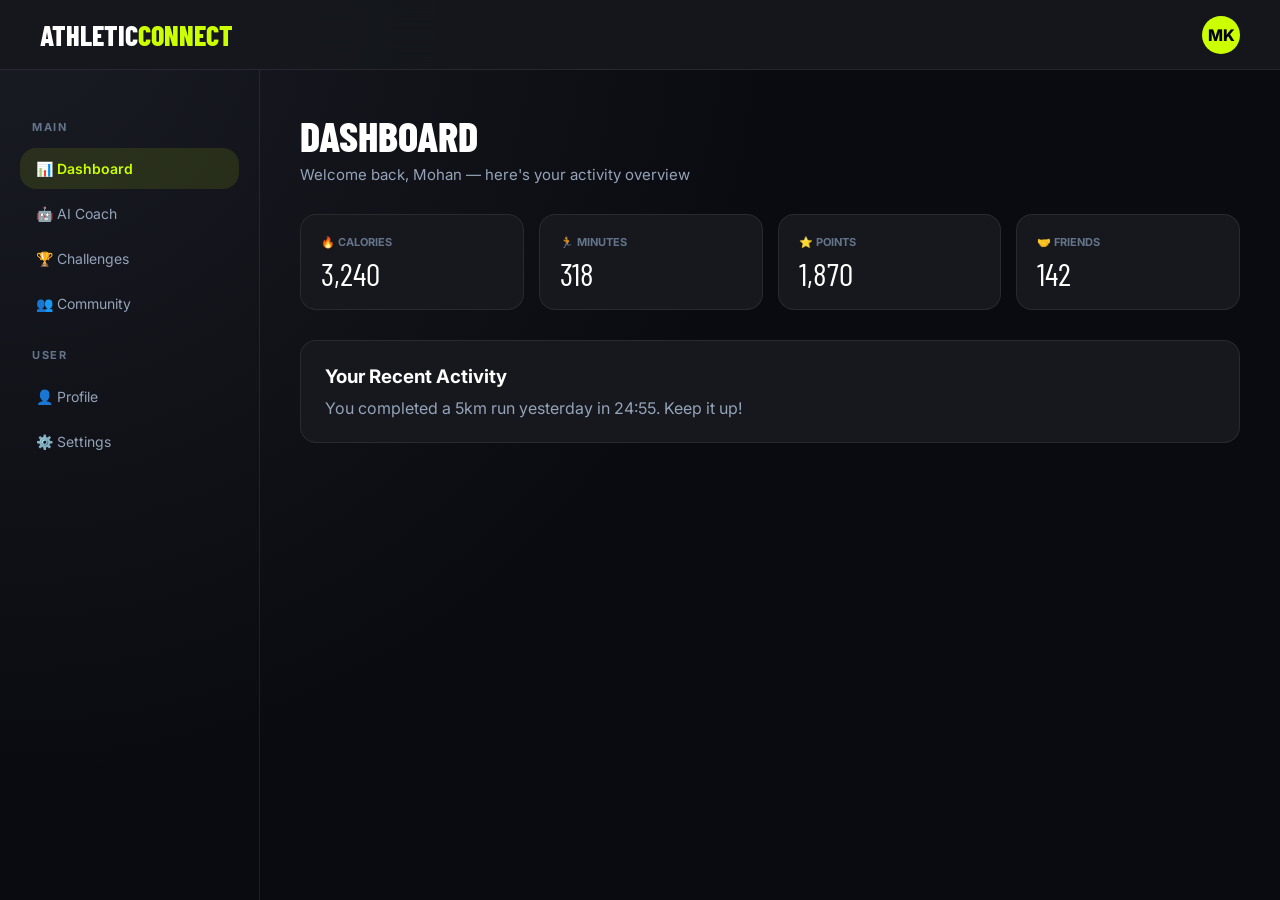
<file: index.html>
<!DOCTYPE html>
<html lang="en">

<head>
    <meta charset="UTF-8" />
    <meta name="viewport" content="width=device-width, initial-scale=1.0" />
    <title>AthleticConnect | Full Suite</title>
    <link
        href="https://fonts.googleapis.com/css2?family=Barlow+Condensed:wght@700;800&family=Inter:wght@400;500;600;700&display=swap"
        rel="stylesheet" />

    <style>
        /* ── Theme Variables ──────────────────────────────────────── */
        :root {
            --primary: #ccff00;
            --primary-soft: rgba(204, 255, 0, 0.1);
            --bg-main: #0a0b10;
            --bg-card: #16181d;
            --bg-nav: rgba(22, 24, 29, 0.95);
            --text-main: #ffffff;
            --text-dim: #94a3b8;
            --text-muted: #64748b;
            --border: rgba(255, 255, 255, 0.08);
            --glass: rgba(255, 255, 255, 0.03);
            --radius: 16px;
            --transition: all 0.25s cubic-bezier(0.4, 0, 0.2, 1);
            --font-display: 'Barlow Condensed', sans-serif;
            --font-body: 'Inter', sans-serif;
        }

        /* ── Reset ────────────────────────────────────────────────── */
        *,
        *::before,
        *::after {
            box-sizing: border-box;
            margin: 0;
            padding: 0;
        }

        body {
            font-family: var(--font-body);
            background: var(--bg-main);
            background-image: radial-gradient(circle at 0% 0%, #1a1c24 0%, transparent 50%);
            color: var(--text-main);
            min-height: 100vh;
            display: flex;
            flex-direction: column;
        }

        /* ── Navigation ───────────────────────────────────────────── */
        .header {
            display: flex;
            align-items: center;
            justify-content: space-between;
            padding: 0 40px;
            height: 70px;
            background: var(--bg-nav);
            backdrop-filter: blur(20px);
            border-bottom: 1px solid var(--border);
            position: sticky;
            top: 0;
            z-index: 1000;
        }

        .logo {
            font-family: var(--font-display);
            font-size: 28px;
            font-weight: 800;
            cursor: pointer;
        }

        .logo span {
            color: var(--primary);
        }

        .layout {
            display: flex;
            flex: 1;
            max-width: 1400px;
            margin: 0 auto;
            width: 100%;
        }

        .sidebar {
            width: 260px;
            padding: 30px 20px;
            border-right: 1px solid var(--border);
            display: flex;
            flex-direction: column;
            gap: 4px;
        }

        .sidebar-label {
            font-size: 11px;
            font-weight: 700;
            color: var(--text-muted);
            text-transform: uppercase;
            letter-spacing: 1.5px;
            margin: 20px 0 10px 12px;
        }

        .sidebar-item {
            padding: 12px 16px;
            border-radius: var(--radius);
            font-size: 14px;
            color: var(--text-dim);
            cursor: pointer;
            display: flex;
            align-items: center;
            gap: 12px;
            transition: var(--transition);
        }

        .sidebar-item:hover {
            background: var(--glass);
            color: #fff;
            transform: translateX(5px);
        }

        .sidebar-item.active {
            background: var(--primary-soft);
            color: var(--primary);
            font-weight: 600;
        }

        .main {
            flex: 1;
            padding: 40px;
            overflow-y: auto;
        }

        .section {
            display: none;
            animation: fadeIn 0.4s ease;
        }

        .section.active {
            display: block;
        }

        @keyframes fadeIn {
            from {
                opacity: 0;
                transform: translateY(15px);
            }

            to {
                opacity: 1;
                transform: translateY(0);
            }
        }

        /* ── UI Components ────────────────────────────────────────── */
        .panel {
            background: var(--bg-card);
            border-radius: var(--radius);
            border: 1px solid var(--border);
            padding: 24px;
            margin-bottom: 24px;
        }

        .page-title {
            font-family: var(--font-display);
            font-size: 42px;
            font-weight: 800;
            margin-bottom: 5px;
        }

        .page-sub {
            color: var(--text-dim);
            margin-bottom: 30px;
            font-size: 15px;
        }

        /* Stats Grid */
        .stats-row {
            display: grid;
            grid-template-columns: repeat(4, 1fr);
            gap: 15px;
            margin-bottom: 30px;
        }

        .stat-card {
            background: var(--bg-card);
            padding: 20px;
            border-radius: var(--radius);
            border: 1px solid var(--border);
            transition: var(--transition);
        }

        .stat-card:hover {
            transform: translateY(-5px);
            border-color: var(--primary);
        }

        .stat-label {
            font-size: 11px;
            color: var(--text-muted);
            text-transform: uppercase;
            margin-bottom: 8px;
            font-weight: 700;
        }

        .stat-value {
            font-family: var(--font-display);
            font-size: 32px;
            color: #fff;
            line-height: 1;
        }

        /* AI Coach Wrap */
        .ai-layout {
            display: grid;
            grid-template-columns: 1fr 300px;
            gap: 20px;
        }

        .chat-window {
            background: var(--bg-card);
            border: 1px solid var(--border);
            border-radius: var(--radius);
            height: 500px;
            display: flex;
            flex-direction: column;
        }

        .chat-msgs {
            flex: 1;
            padding: 20px;
            overflow-y: auto;
            display: flex;
            flex-direction: column;
            gap: 12px;
        }

        .bubble {
            max-width: 80%;
            padding: 12px 16px;
            font-size: 14px;
            border-radius: 12px;
            line-height: 1.5;
        }

        .bubble.ai {
            background: var(--glass);
            align-self: flex-start;
            border-bottom-left-radius: 2px;
        }

        .bubble.user {
            background: var(--primary);
            color: #000;
            font-weight: 600;
            align-self: flex-end;
            border-bottom-right-radius: 2px;
        }

        .chat-input-area {
            padding: 15px;
            border-top: 1px solid var(--border);
            display: flex;
            gap: 10px;
        }

        .chat-field {
            flex: 1;
            background: var(--bg-main);
            border: 1px solid var(--border);
            color: #fff;
            padding: 10px 15px;
            border-radius: 100px;
            outline: none;
        }

        /* Generic Row List */
        .item-row {
            display: flex;
            align-items: center;
            justify-content: space-between;
            padding: 16px 0;
            border-bottom: 1px solid var(--border);
        }

        .item-row:last-child {
            border: none;
        }

        /* Toggles */
        .toggle {
            width: 44px;
            height: 22px;
            position: relative;
            display: inline-block;
        }

        .toggle input {
            opacity: 0;
            width: 0;
            height: 0;
        }

        .slider {
            position: absolute;
            cursor: pointer;
            top: 0;
            left: 0;
            right: 0;
            bottom: 0;
            background: #334155;
            border-radius: 20px;
            transition: .3s;
        }

        .slider:before {
            position: absolute;
            content: "";
            height: 16px;
            width: 16px;
            left: 3px;
            bottom: 3px;
            background: white;
            border-radius: 50%;
            transition: .3s;
        }

        input:checked+.slider {
            background: var(--primary);
        }

        input:checked+.slider:before {
            transform: translateX(22px);
        }

        /* Buttons */
        .btn-primary {
            background: var(--primary);
            color: #000;
            border: none;
            padding: 10px 20px;
            border-radius: 100px;
            font-weight: 700;
            cursor: pointer;
            transition: var(--transition);
        }

        .btn-primary:hover {
            transform: scale(1.05);
            box-shadow: 0 0 15px var(--primary-soft);
        }

        .btn-outline {
            border: 1px solid var(--primary);
            color: var(--primary);
            background: transparent;
            padding: 8px 16px;
            border-radius: 100px;
            font-weight: 600;
            cursor: pointer;
        }

        .btn-outline.active {
            background: var(--primary);
            color: #000;
        }

        /* ── AI Typing Indicator ──────────────────────────────────── */
        .typing-indicator {
            display: flex;
            gap: 5px;
            padding: 12px 16px;
            align-self: flex-start;
        }

        .typing-indicator span {
            width: 8px;
            height: 8px;
            background: var(--text-muted);
            border-radius: 50%;
            animation: typingBounce 1.4s infinite ease-in-out;
        }

        .typing-indicator span:nth-child(2) {
            animation-delay: 0.2s;
        }

        .typing-indicator span:nth-child(3) {
            animation-delay: 0.4s;
        }

        @keyframes typingBounce {

            0%,
            60%,
            100% {
                transform: translateY(0);
                opacity: 0.4;
            }

            30% {
                transform: translateY(-6px);
                opacity: 1;
            }
        }

        /* ── API Key Input ────────────────────────────────────────── */
        .api-key-input {
            background: var(--bg-main);
            border: 1px solid var(--border);
            color: #fff;
            padding: 10px 15px;
            border-radius: 10px;
            outline: none;
            width: 100%;
            font-family: var(--font-body);
            font-size: 13px;
            transition: var(--transition);
        }

        .api-key-input:focus {
            border-color: var(--primary);
        }

        .api-status {
            display: inline-flex;
            align-items: center;
            gap: 6px;
            font-size: 12px;
            padding: 4px 12px;
            border-radius: 100px;
            font-weight: 600;
        }

        .api-status.connected {
            background: rgba(34, 197, 94, 0.15);
            color: #22c55e;
        }

        .api-status.disconnected {
            background: rgba(239, 68, 68, 0.15);
            color: #ef4444;
        }

        .chat-field:disabled,
        .btn-primary:disabled {
            opacity: 0.5;
            cursor: not-allowed;
        }

        .bubble.error {
            background: rgba(239, 68, 68, 0.15);
            color: #ef4444;
            align-self: flex-start;
            border-bottom-left-radius: 2px;
        }

        .ai-setup-banner {
            background: linear-gradient(135deg, rgba(204, 255, 0, 0.08), rgba(204, 255, 0, 0.02));
            border: 1px dashed var(--primary);
            border-radius: var(--radius);
            padding: 20px;
            text-align: center;
            margin-bottom: 20px;
        }

        .ai-setup-banner h4 {
            color: var(--primary);
            margin-bottom: 8px;
        }

        .ai-setup-banner p {
            color: var(--text-dim);
            font-size: 13px;
        }

        .ai-setup-banner a {
            color: var(--primary);
            text-decoration: underline;
        }
    </style>
</head>

<body>

    <header class="header">
        <div class="logo" onclick="showSection('dashboard')">ATHLETIC<span>CONNECT</span></div>
        <div class="avatar-sm"
            style="width: 38px; height: 38px; background: var(--primary); color: #000; border-radius: 50%; display: flex; align-items: center; justify-content: center; font-weight: 800; cursor: pointer;"
            onclick="showSection('profile')">MK</div>
    </header>

    <div class="layout">
        <aside class="sidebar">
            <div class="sidebar-label">Main</div>
            <div class="sidebar-item active" id="side-dashboard" onclick="showSection('dashboard')">📊 Dashboard</div>
            <div class="sidebar-item" id="side-ai" onclick="showSection('ai')">🤖 AI Coach</div>
            <div class="sidebar-item" id="side-challenges" onclick="showSection('challenges')">🏆 Challenges</div>
            <div class="sidebar-item" id="side-social" onclick="showSection('social')">👥 Community</div>

            <div class="sidebar-label">User</div>
            <div class="sidebar-item" id="side-profile" onclick="showSection('profile')">👤 Profile</div>
            <div class="sidebar-item" id="side-settings" onclick="showSection('settings')">⚙️ Settings</div>
        </aside>

        <main class="main">

            <!-- DASHBOARD -->
            <section class="section active" id="dashboard">
                <div class="page-title">DASHBOARD</div>
                <div class="page-sub">Welcome back, Mohan — here's your activity overview</div>

                <div class="stats-row">
                    <div class="stat-card">
                        <div class="stat-label">🔥 Calories</div>
                        <div class="stat-value">3,240</div>
                    </div>
                    <div class="stat-card">
                        <div class="stat-label">🏃 Minutes</div>
                        <div class="stat-value">318</div>
                    </div>
                    <div class="stat-card">
                        <div class="stat-label">⭐ Points</div>
                        <div class="stat-value">1,870</div>
                    </div>
                    <div class="stat-card">
                        <div class="stat-label">🤝 Friends</div>
                        <div class="stat-value">142</div>
                    </div>
                </div>

                <div class="panel">
                    <h3 style="margin-bottom:10px">Your Recent Activity</h3>
                    <p style="color: var(--text-dim)">You completed a 5km run yesterday in 24:55. Keep it up!</p>
                </div>
            </section>

            <!-- AI COACH -->
            <section class="section" id="ai">
                <div class="page-title">AI COACH</div>
                <div class="page-sub">Get personalized training advice powered by Google Gemini</div>

                <div id="ai-setup-banner" class="ai-setup-banner" style="display:none;">
                    <h4>⚡ Set Up Your AI Coach</h4>
                    <p>To activate real AI coaching, add your free Gemini API key in <a href="#"
                            onclick="showSection('settings'); return false;">Settings → AI Configuration</a></p>
                </div>

                <div class="ai-layout">
                    <div class="chat-window">
                        <div class="chat-msgs" id="chat-msgs">
                            <div class="bubble ai">👋 Hello! I'm your AI-powered fitness coach. Ask me about training
                                plans, nutrition, recovery, injury prevention, or anything fitness-related. I have
                                access to your profile and recent activity data!</div>
                        </div>
                        <div class="chat-input-area">
                            <input type="text" class="chat-field" id="chat-field" placeholder="Ask your AI coach..."
                                onkeydown="if(event.key==='Enter') sendMsg()">
                            <button class="btn-primary" id="send-btn" onclick="sendMsg()">Send</button>
                        </div>
                    </div>
                    <div class="panel">
                        <h4 style="margin-bottom:15px; font-size: 13px; color: var(--primary)">COACH NOTES</h4>
                        <ul style="font-size: 13px; color: var(--text-dim); list-style: none;">
                            <li style="margin-bottom: 10px;">✅ Recovery looks good</li>
                            <li style="margin-bottom: 10px;">🏃 Tempo run suggested</li>
                            <li style="margin-bottom: 10px;">💧 Increase water intake</li>
                        </ul>
                        <hr style="border-color: var(--border); margin: 15px 0;">
                        <h4 style="margin-bottom:10px; font-size: 13px; color: var(--primary)">TRY ASKING</h4>
                        <ul style="font-size: 12px; color: var(--text-dim); list-style: none;">
                            <li style="margin-bottom: 8px; cursor: pointer;"
                                onclick="quickAsk('Create a 5K training plan for me')">
                                💬 "Create a 5K training plan"
                            </li>
                            <li style="margin-bottom: 8px; cursor: pointer;"
                                onclick="quickAsk('How can I improve my 5K time?')">
                                💬 "How to improve my 5K time?"
                            </li>
                            <li style="cursor: pointer;" onclick="quickAsk('What should I eat before a long run?')">
                                💬 "Pre-run nutrition tips"
                            </li>
                        </ul>
                    </div>
                </div>
            </section>

            <!-- CHALLENGES -->
            <section class="section" id="challenges">
                <div class="page-title">ACTIVE CHALLENGES</div>
                <div class="page-sub">Join global and local competitions</div>
                <div class="panel">
                    <div class="item-row">
                        <div>
                            <strong>30-Day Run Streak</strong><br>
                            <small style="color: var(--text-muted)">Day 18 of 30</small>
                        </div>
                        <button class="btn-outline active">Joined ✓</button>
                    </div>
                    <div class="item-row">
                        <div>
                            <strong>100km Cycling Month</strong><br>
                            <small style="color: var(--text-muted)">43km completed</small>
                        </div>
                        <button class="btn-outline"
                            onclick="this.textContent='Joined ✓'; this.classList.add('active')">Join</button>
                    </div>
                </div>
            </section>

            <!-- SOCIAL / COMMUNITY -->
            <section class="section" id="social">
                <div class="page-title">COMMUNITY</div>
                <div class="page-sub">Connect with athletes in Bengaluru</div>
                <div class="panel">
                    <div style="border-left: 3px solid var(--primary); padding-left: 15px; margin-bottom: 20px;">
                        <strong>Arjun R.</strong> shared a new Personal Best! <br>
                        <small style="color: var(--text-muted)">2h ago • 5km in 23:42</small>
                    </div>
                    <div style="border-left: 3px solid var(--text-muted); padding-left: 15px;">
                        <strong>Priya S.</strong> joined the 30-Day Run Streak. <br>
                        <small style="color: var(--text-muted)">5h ago • Let's go!</small>
                    </div>
                </div>
            </section>

            <!-- PROFILE -->
            <section class="section" id="profile">
                <div class="page-title">MY PROFILE</div>
                <div class="panel" style="text-align:center">
                    <div
                        style="width: 80px; height: 80px; background: var(--primary); color: #000; border-radius: 50%; display: flex; align-items: center; justify-content: center; font-size: 32px; font-weight: 800; margin: 0 auto 15px;">
                        MK</div>
                    <h2>Mohan K.</h2>
                    <p style="color: var(--primary)">Runner & Cyclist • Bengaluru, IN</p>
                </div>

                <div style="display: grid; grid-template-columns: 1fr 1fr; gap: 20px;">
                    <div class="panel">
                        <h4 style="margin-bottom:15px; color: var(--text-dim)">Personal Bests</h4>
                        <div class="item-row"><span>5km Run</span> <strong>24:55</strong></div>
                        <div class="item-row"><span>10km Run</span> <strong>52:10</strong></div>
                    </div>
                    <div class="panel">
                        <h4 style="margin-bottom:15px; color: var(--text-dim)">Achievements</h4>
                        <div style="display: flex; gap: 15px; font-size: 24px;">
                            <span>🥇</span> <span>🔥</span> <span>🚀</span> <span>💎</span>
                        </div>
                    </div>
                </div>
            </section>

            <!-- SETTINGS -->
            <section class="section" id="settings">
                <div class="page-title">SETTINGS</div>
                <div class="page-sub">Manage your app preferences</div>

                <!-- AI Configuration Panel -->
                <div class="panel">
                    <h4 style="margin-bottom: 5px;">🤖 AI Configuration</h4>
                    <p style="color: var(--text-dim); font-size: 13px; margin-bottom: 15px;">Connect your free Google
                        Gemini API key to enable real AI coaching</p>
                    <div style="display: flex; gap: 10px; align-items: center; margin-bottom: 12px;">
                        <input type="password" class="api-key-input" id="api-key-input"
                            placeholder="Paste your Gemini API key here...">
                        <button class="btn-primary" onclick="saveApiKey()" style="white-space: nowrap;">Save
                            Key</button>
                    </div>
                    <div style="margin-bottom: 12px;">
                        <label style="font-size: 12px; color: var(--text-dim); display: block; margin-bottom: 6px;">AI
                            Model</label>
                        <select id="model-select" class="api-key-input" style="cursor: pointer;"
                            onchange="saveModelChoice()">
                            <option value="gemini-2.5-flash">Gemini 2.5 Flash (Recommended - fast & free)</option>
                            <option value="gemini-2.5-flash-lite">Gemini 2.5 Flash Lite (fastest, lightest)</option>
                            <option value="gemini-2.5-pro">Gemini 2.5 Pro (slower, smartest)</option>
                        </select>
                    </div>
                    <div style="display: flex; justify-content: space-between; align-items: center;">
                        <span class="api-status disconnected" id="api-status">● Not Connected</span>
                        <button class="btn-outline" onclick="clearApiKey()"
                            style="font-size: 12px; padding: 5px 12px;">Clear Key</button>
                    </div>
                    <div style="margin-top: 15px; padding: 12px; background: var(--glass); border-radius: 10px;">
                        <p style="font-size: 12px; color: var(--text-dim); line-height: 1.6;">
                            <strong style="color: var(--primary);">How to get your free API key:</strong><br>
                            1. Go to <a href="https://aistudio.google.com/apikey" target="_blank"
                                style="color: var(--primary);">aistudio.google.com/apikey</a><br>
                            2. Sign in with your Google account<br>
                            3. Click "Create API Key"<br>
                            4. Copy the key and paste it above<br>
                            <span style="color: var(--text-muted);">Your key is stored only in your browser
                                (localStorage). It is never sent anywhere except directly to Google's API.</span>
                        </p>
                    </div>
                </div>

                <div class="panel">
                    <div class="item-row">
                        <div>
                            <strong>Dark Mode</strong><br>
                            <small style="color: var(--text-muted)">Switch between light and dark themes</small>
                        </div>
                        <label class="toggle"><input type="checkbox" checked><span class="slider"></span></label>
                    </div>
                    <div class="item-row">
                        <div>
                            <strong>Push Notifications</strong><br>
                            <small style="color: var(--text-muted)">Get alerts for challenges and messages</small>
                        </div>
                        <label class="toggle"><input type="checkbox" checked><span class="slider"></span></label>
                    </div>
                    <div class="item-row">
                        <div>
                            <strong>Privacy Mode</strong><br>
                            <small style="color: var(--text-muted)">Hide profile from public leaderboard</small>
                        </div>
                        <label class="toggle"><input type="checkbox"><span class="slider"></span></label>
                    </div>
                </div>
                <button class="btn-outline" style="border-color: #ff4444; color: #ff4444;"
                    onclick="alert('Logging out...')">Logout</button>
            </section>

        </main>
    </div>

    <script>
        /* ── Navigation Logic ─────────────────────────────────────── */
        function showSection(id) {
            document.querySelectorAll('.section').forEach(s => s.classList.remove('active'));
            document.querySelectorAll('.sidebar-item').forEach(i => i.classList.remove('active'));

            const target = document.getElementById(id);
            if (target) target.classList.add('active');

            const sideItem = document.getElementById('side-' + id);
            if (sideItem) sideItem.classList.add('active');
        }

        /* ── Gemini AI Integration ────────────────────────────────── */

        // User profile context (the AI will know about this)
        const USER_PROFILE = {
            name: 'Mohan K.',
            location: 'Bengaluru, India',
            sports: ['Running', 'Cycling'],
            recentActivity: '5km run in 24:55',
            personalBests: { '5km': '24:55', '10km': '52:10' },
            weeklyStats: { calories: 3240, minutes: 318, points: 1870 },
            currentChallenges: ['30-Day Run Streak (Day 18)', '100km Cycling Month (43km done)']
        };

        // System prompt that makes the AI act as a fitness coach
        const SYSTEM_PROMPT = `You are "Coach", the AI fitness coach inside the AthleticConnect app.

Your athlete's profile:
- Name: ${USER_PROFILE.name}
- Location: ${USER_PROFILE.location}
- Sports: ${USER_PROFILE.sports.join(', ')}
- Recent activity: ${USER_PROFILE.recentActivity}
- Personal bests: 5km = ${USER_PROFILE.personalBests['5km']}, 10km = ${USER_PROFILE.personalBests['10km']}
- This week: ${USER_PROFILE.weeklyStats.calories} calories burned, ${USER_PROFILE.weeklyStats.minutes} minutes active
- Active challenges: ${USER_PROFILE.currentChallenges.join('; ')}

Rules:
- Be encouraging, knowledgeable, and concise (keep replies under 150 words unless a detailed plan is requested).
- Reference the athlete's actual data when relevant.
- Cover: training plans, pacing, nutrition, recovery, injury prevention, motivation.
- Use occasional emojis for energy.
- If the user asks something unrelated to fitness/health, gently redirect.`;

        // Conversation history for multi-turn context
        let conversationHistory = [];

        // ── API Key Management ──────────────────────────────────────
        function getApiKey() {
            return localStorage.getItem('gemini_api_key') || '';
        }

        function saveApiKey() {
            const input = document.getElementById('api-key-input');
            const key = input.value.trim();
            if (!key) {
                alert('Please enter a valid API key.');
                return;
            }
            localStorage.setItem('gemini_api_key', key);
            updateApiStatus();
            alert('✅ API key saved! Your AI Coach is now active.');
        }

        function clearApiKey() {
            localStorage.removeItem('gemini_api_key');
            document.getElementById('api-key-input').value = '';
            updateApiStatus();
        }

        function updateApiStatus() {
            const statusEl = document.getElementById('api-status');
            const banner = document.getElementById('ai-setup-banner');
            const hasKey = !!getApiKey();

            statusEl.className = 'api-status ' + (hasKey ? 'connected' : 'disconnected');
            statusEl.textContent = hasKey ? '● Connected' : '● Not Connected';
            banner.style.display = hasKey ? 'none' : 'block';

            // Pre-fill masked key
            const input = document.getElementById('api-key-input');
            if (hasKey && !input.value) {
                const key = getApiKey();
                input.value = key.slice(0, 6) + '••••••••' + key.slice(-4);
            }
        }

        // ── Typing Indicator ────────────────────────────────────────
        function showTyping() {
            const box = document.getElementById('chat-msgs');
            const typing = document.createElement('div');
            typing.className = 'typing-indicator';
            typing.id = 'typing-indicator';
            typing.innerHTML = '<span></span><span></span><span></span>';
            box.appendChild(typing);
            box.scrollTop = box.scrollHeight;
        }

        function hideTyping() {
            const el = document.getElementById('typing-indicator');
            if (el) el.remove();
        }

        // ── Quick Ask (clickable suggestions) ───────────────────────
        function quickAsk(text) {
            document.getElementById('chat-field').value = text;
            sendMsg();
        }

        // ── Send Message & Call Gemini API ───────────────────────────
        async function sendMsg() {
            const input = document.getElementById('chat-field');
            const box = document.getElementById('chat-msgs');
            const sendBtn = document.getElementById('send-btn');
            const userText = input.value.trim();
            if (!userText) return;

            // Check for API key
            const apiKey = getApiKey();
            if (!apiKey) {
                const uDiv = document.createElement('div');
                uDiv.className = 'bubble user';
                uDiv.textContent = userText;
                box.appendChild(uDiv);
                input.value = '';

                const errDiv = document.createElement('div');
                errDiv.className = 'bubble error';
                errDiv.textContent = '⚠️ No API key configured. Please go to Settings → AI Configuration to add your free Gemini API key.';
                box.appendChild(errDiv);
                box.scrollTop = box.scrollHeight;
                return;
            }

            // Show user message
            const uDiv = document.createElement('div');
            uDiv.className = 'bubble user';
            uDiv.textContent = userText;
            box.appendChild(uDiv);
            input.value = '';
            box.scrollTop = box.scrollHeight;

            // Disable input while waiting
            input.disabled = true;
            sendBtn.disabled = true;
            showTyping();

            // Add to conversation history
            conversationHistory.push({ role: 'user', parts: [{ text: userText }] });

            try {
                // Build the request body with conversation history
                const requestBody = {
                    system_instruction: {
                        parts: [{ text: SYSTEM_PROMPT }]
                    },
                    contents: conversationHistory
                };

                // Try the selected model, then fall back to others if quota exceeded
                const selectedModel = getSelectedModel();
                const fallbackModels = ['gemini-2.5-flash', 'gemini-2.5-flash-lite', 'gemini-2.5-pro']
                    .filter(m => m !== selectedModel);
                const modelsToTry = [selectedModel, ...fallbackModels];

                let response = null;
                let lastError = null;

                for (const model of modelsToTry) {
                    response = await fetch(
                        `https://generativelanguage.googleapis.com/v1beta/models/${model}:generateContent?key=${apiKey}`,
                        {
                            method: 'POST',
                            headers: { 'Content-Type': 'application/json' },
                            body: JSON.stringify(requestBody)
                        }
                    );

                    if (response.ok) break;

                    // Check if it's a quota error — if so, try next model
                    const errData = await response.json().catch(() => ({}));
                    const errMsg = errData?.error?.message || '';
                    if (errMsg.includes('quota') || errMsg.includes('Quota') || response.status === 429) {
                        console.warn(`Quota exceeded for ${model}, trying next...`);
                        lastError = errMsg;
                        continue;
                    }
                    // Non-quota error — don't retry
                    throw new Error(errMsg || `API returned status ${response.status}`);
                }

                hideTyping();

                if (!response.ok) {
                    throw new Error(lastError || `All models exceeded quota. Please wait a minute and try again, or check your API key at aistudio.google.com/apikey`);
                }

                const data = await response.json();
                const aiText = data?.candidates?.[0]?.content?.parts?.[0]?.text
                    || 'Sorry, I couldn\'t generate a response. Please try again.';

                // Add AI response to conversation history
                conversationHistory.push({ role: 'model', parts: [{ text: aiText }] });

                // Display AI response
                const aDiv = document.createElement('div');
                aDiv.className = 'bubble ai';
                aDiv.innerHTML = formatAIResponse(aiText);
                box.appendChild(aDiv);

            } catch (error) {
                hideTyping();
                console.error('Gemini API Error:', error);

                const errDiv = document.createElement('div');
                errDiv.className = 'bubble error';
                errDiv.textContent = `❌ Error: ${error.message}`;
                box.appendChild(errDiv);

                // Remove the failed user message from history
                conversationHistory.pop();
            }

            // Re-enable input
            input.disabled = false;
            sendBtn.disabled = false;
            input.focus();
            box.scrollTop = box.scrollHeight;
        }

        // ── Model Selection ──────────────────────────────────────────
        function getSelectedModel() {
            return localStorage.getItem('gemini_model') || 'gemini-2.5-flash';
        }

        function saveModelChoice() {
            const select = document.getElementById('model-select');
            localStorage.setItem('gemini_model', select.value);
        }

        // ── Format AI response (basic markdown → HTML) ──────────────
        function formatAIResponse(text) {
            return text
                .replace(/\*\*(.+?)\*\*/g, '<strong>$1</strong>')   // bold
                .replace(/\*(.+?)\*/g, '<em>$1</em>')               // italic
                .replace(/\n/g, '<br>');                             // newlines
        }

        // ── Initialize on page load ─────────────────────────────────
        window.addEventListener('DOMContentLoaded', () => {
            updateApiStatus();
            // Restore saved model selection
            const savedModel = getSelectedModel();
            const select = document.getElementById('model-select');
            if (select) select.value = savedModel;
        });
    </script>

</body>

</html>
</file>
